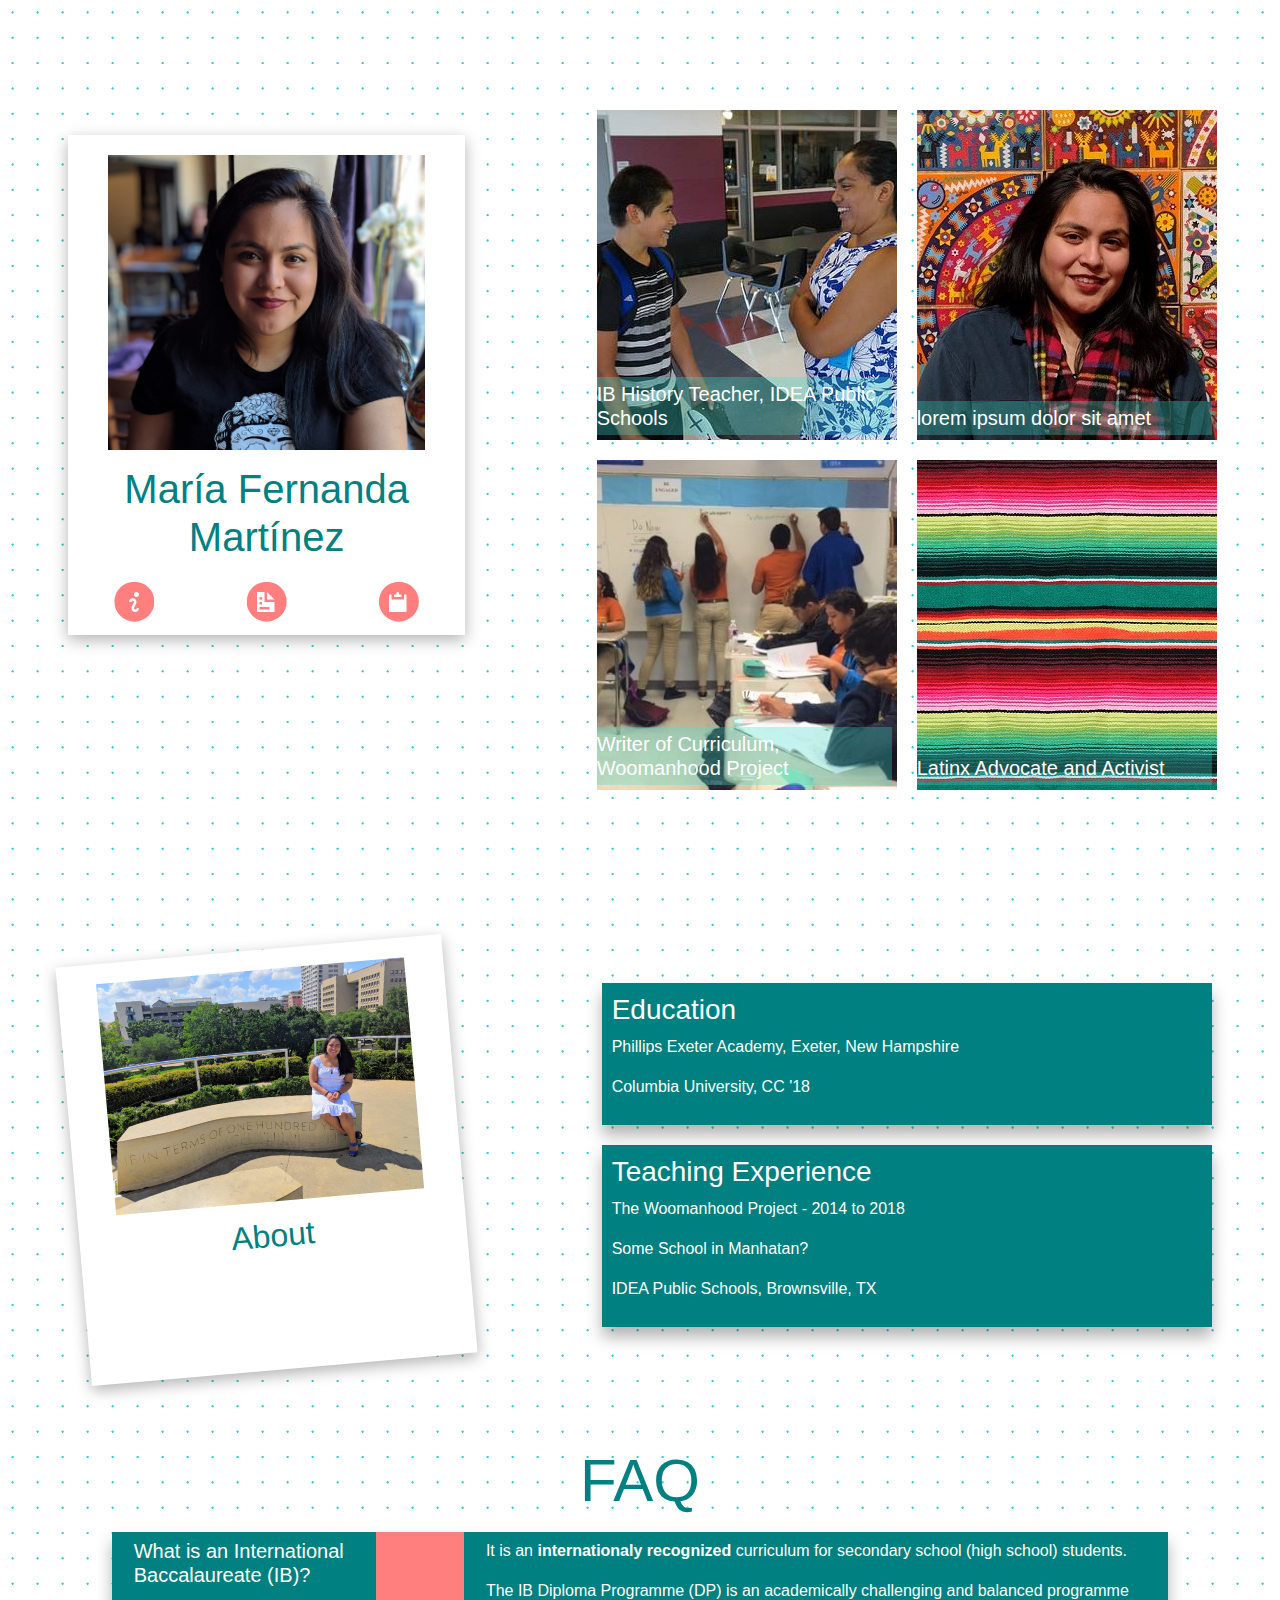
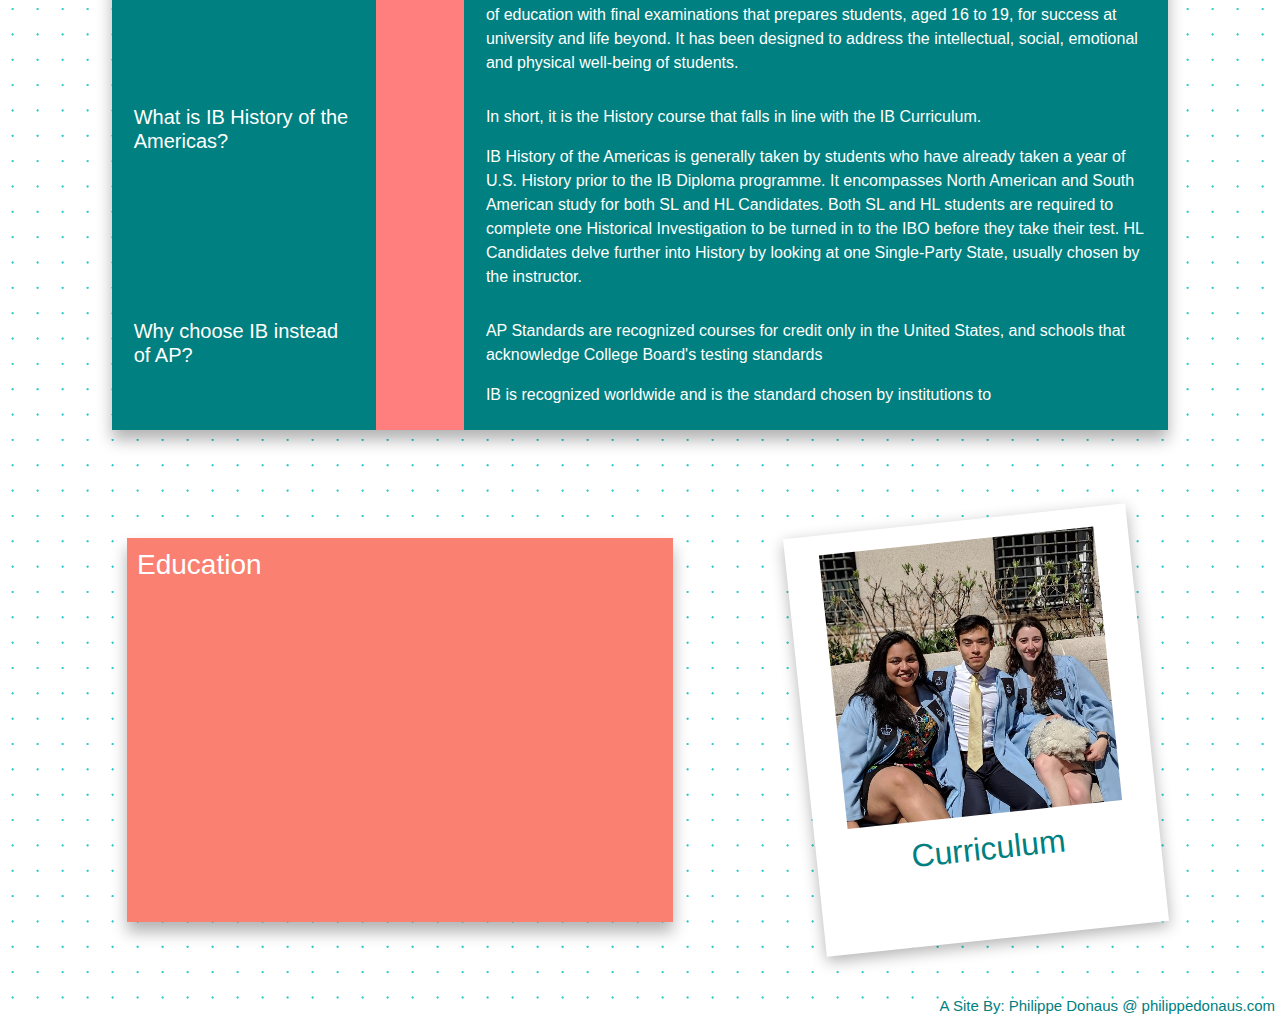
<file: index.html>
<!doctype html>
<html lang="en">
    <head>
        <!-- Required meta tags -->
        <meta charset="utf-8">
        <meta name="viewport" content="width=device-width, initial-scale=1, shrink-to-fit=no">

        <!-- Bootstrap CSS -->
        <link rel="stylesheet" href="https://maxcdn.bootstrapcdn.com/bootstrap/4.0.0/css/bootstrap.min.css" integrity="sha384-Gn5384xqQ1aoWXA+058RXPxPg6fy4IWvTNh0E263XmFcJlSAwiGgFAW/dAiS6JXm" crossorigin="anonymous">
        <style>
        </style>
        <link href="fernandastyle2.css" rel="stylesheet" type="text/css" media="all">
        <title>María Fernanda Martínez</title>
    </head>
    <body>
        <!-- Optional JavaScript -->
        <!-- jQuery first, then Popper.js, then Bootstrap JS -->
        <script src="https://code.jquery.com/jquery-3.2.1.slim.min.js" integrity="sha384-KJ3o2DKtIkvYIK3UENzmM7KCkRr/rE9/Qpg6aAZGJwFDMVNA/GpGFF93hXpG5KkN" crossorigin="anonymous"></script>
        <script src="https://cdnjs.cloudflare.com/ajax/libs/popper.js/1.12.9/umd/popper.min.js" integrity="sha384-ApNbgh9B+Y1QKtv3Rn7W3mgPxhU9K/ScQsAP7hUibX39j7fakFPskvXusvfa0b4Q" crossorigin="anonymous"></script>
        <script src="https://stackpath.bootstrapcdn.com/bootstrap/4.1.3/js/bootstrap.min.js" integrity="sha384-ChfqqxuZUCnJSK3+MXmPNIyE6ZbWh2IMqE241rYiqJxyMiZ6OW/JmZQ5stwEULTy" crossorigin="anonymous"></script>
        <div class="container-fluid">
            <div class="row">
                <div class="col-md-4 profile">
                    <div class="film-card">
                        <div class="">
                            <img class="film-card-photo" src="index_img/feyportrait.jpg" />
                            <h1>María Fernanda Martínez</h1>
                            <div class="icon-toolbar">
                                <!--Put Icons Here -->
                                <img class="icon-float" src="index_img/info.svg" data-toggle="modal" data-target="#infoModal"/>
                                <img class="icon-float" src="index_img/document.svg" style="right:1px;" data-toggle="modal" data-target="#curriculum"/>
                                <img class="icon-float" src="index_img/clipboard.svg"/>
                            </div>
                            
                        </div>
                    </div>
                </div>
                <!--- Break -->
                <div class="col-lg-6 col-md-12 boxes">
                    <div class="row photobook" >
                        <div class="col-lg-6 tile on-top">
                            <img src="index_img/feywithkid.jpg"/>
                            <h5>IB History Teacher, IDEA Public Schools</h5>
                        </div>
                        <div class="col-lg-6 tile on-top">
                            <img src="index_img/feyprint.jpg"/>
                            <h5>lorem ipsum dolor sit amet</h5>
                        </div>
                        <div class="col-lg-6 tile on-top">
                            <img src="index_img/classroom2.png"/>
                            <h5>Writer of Curriculum, Woomanhood Project</h5>
                        </div>
                        <div class="col-lg-6 tile on-top">
                            <img src="index_img/colors.jpg"/>
                            <h5>Latinx Advocate and Activist</h5>
                        </div>
                    </div>
                </div>
            </div>
        </div>
        <div class="container-fluid ">
            <div class="row">
                <div class="col-md-4 info-container">
                    <div class="film-card" style="margin:auto; transform: rotate(-5deg); height: 420px;">
                        <div>
                            <img class="film-card-photo" src="index_img/coverphoto.jpg" />
                            <h2>About</h2>
                                <!--Put Icons Here -->
                        </div>
                    </div>
                </div>
                <div class="col-md-6" style="margin:auto;">
                    <div class="text-box-large">
                        <h3>Education</h3>
                        <p>Phillips Exeter Academy, Exeter, New Hampshire</p>
                        <p>Columbia University, CC '18</p>
                    </div>
                    <div class="text-box-large">
                        <h3>Teaching Experience</h3>
                        <p>The Woomanhood Project - 2014 to 2018</p>
                        <p>Some School in Manhatan?</p>
                        <p>IDEA Public Schools, Brownsville, TX</p>
                    </div>
                </div>
            </div>
        </div>
        <div class="container-fluid">
            <div class="row">
                <div class="col-md-10 info-container">
                    <h2 style="text-align:center; font-size: 60px;">FAQ</h2>
                    <div class="book-cover row">
                        <div class="col-md-3">
                            <div class="text-area">
                                <h5>What is an International Baccalaureate (IB)?</h5>
                            </div>
                        </div>
                        <div class="col-md-1 stripe"></div>
                        <div class="col-md-8">
                            <div class="text-area">
                                <p>It is an <b>internationaly recognized</b> curriculum for secondary school (high school) students. </p>
                                <p>The IB Diploma Programme (DP) is an academically challenging and balanced programme of education with final examinations that prepares students, aged 16 to 19, for success at university and life beyond. It has been designed to address the intellectual, social, emotional and physical well-being of students.</p>

                            </div>
                        </div>
                        <div class="col-md-3">
                            <div class="text-area">
                                <h5>What is IB History of the Americas?</h5>
                            </div>
                        </div>
                        <div class="col-md-1 stripe"></div>
                        <div class="col-md-8">
                            <div class="text-area">
                                <p>In short, it is the History course that falls in line with the IB Curriculum.</p>
                                <p>IB History of the Americas is generally taken by students who have already taken a year of U.S. History prior to the IB Diploma programme. It encompasses North American and South American study for both SL and HL Candidates. Both SL and HL students are required to complete one Historical Investigation to be turned in to the IBO before they take their test. HL Candidates delve further into History by looking at one Single-Party State, usually chosen by the instructor.</p>
                            </div>
                        </div>
                        <div class="col-md-3">
                            <div class="text-area">
                                <h5>Why choose IB instead of AP?</h5>
                            </div>
                        </div>
                        <div class="col-md-1 stripe"></div>
                        <div class="col-md-8">
                            <div class="text-area">
                                <p>AP Standards are recognized courses for credit only in the United States, and schools that acknowledge College Board's testing standards</p>
                                <p>IB is recognized worldwide and is the standard chosen by institutions to </p>
                            </div>
                        </div>
                    </div>
                </div>
            </div>
        </div>
        <div class="container-fluid ">
            <div class="row" style="max-width: 90vw; margin:auto;">
                <div class="col-md-6" style="margin:auto;">
                    <div class="text-box-video">
                        <h3>Education</h3>
                        <iframe width="560" height="315" src="https://www.youtube.com/embed/leU_8vtHdtM" frameborder="0" allow="accelerometer; autoplay; encrypted-media; gyroscope; picture-in-picture" allowfullscreen marginheight="auto" marginwidth="auto"></iframe>
                    </div>
                </div>
                <div class="col-md-4 info-container">
                    <div class="film-card" style="margin:auto; transform: rotate(-6deg); height: 420px;">
                        <div>
                            <img class="film-card-photo" src="index_img/feygrad2.jpg" />
                            <h2>Curriculum</h2>
                                <!--Put Icons Here -->
                        </div>
                    </div>
                </div>
            </div>
        </div>
        <!-- Modals -->
        <div class="modal fade" id="infoModal" tabindex="-1" role="dialog" aria-labelledby="infoModal" aria-hidden="true">
            <div class="modal-dialog modal-lg modal-dialog-centered" role="document">
                <div class="business-card">
                    <h6>María Fernanda Martínez</h6>
                    <button type="button" class="close" data-dismiss="modal" aria-label="Close">
                        <span aria-hidden="true">&times;</span>
                    </button>
                    <p><i>IB HOTA Teacher, IDEA Public Schools</i></p>
                    <p href="#">info@mariafernandamartinez.com</p>
                </div>
            </div>
        </div>
        <div class="modal fade" id="curriculum" tabindex="-1" role="dialog" aria-labelledby="infoModal" aria-hidden="true">
            <div class="modal-dialog modal-lg modal-dialog-centered" role="document">
                <div class="business-card">
                    <h2 style="color:white;">IB HOTA 2018 - 2019 Curriculum</h2>
                </div>
            </div>
        </div>

        <!--End of Modals -->
    </body>
    <footer>
        <p>A Site By: Philippe Donaus @ <link href="http://philippedonaus.com"/>philippedonaus.com</p>
    </footer>
</html>
</file>
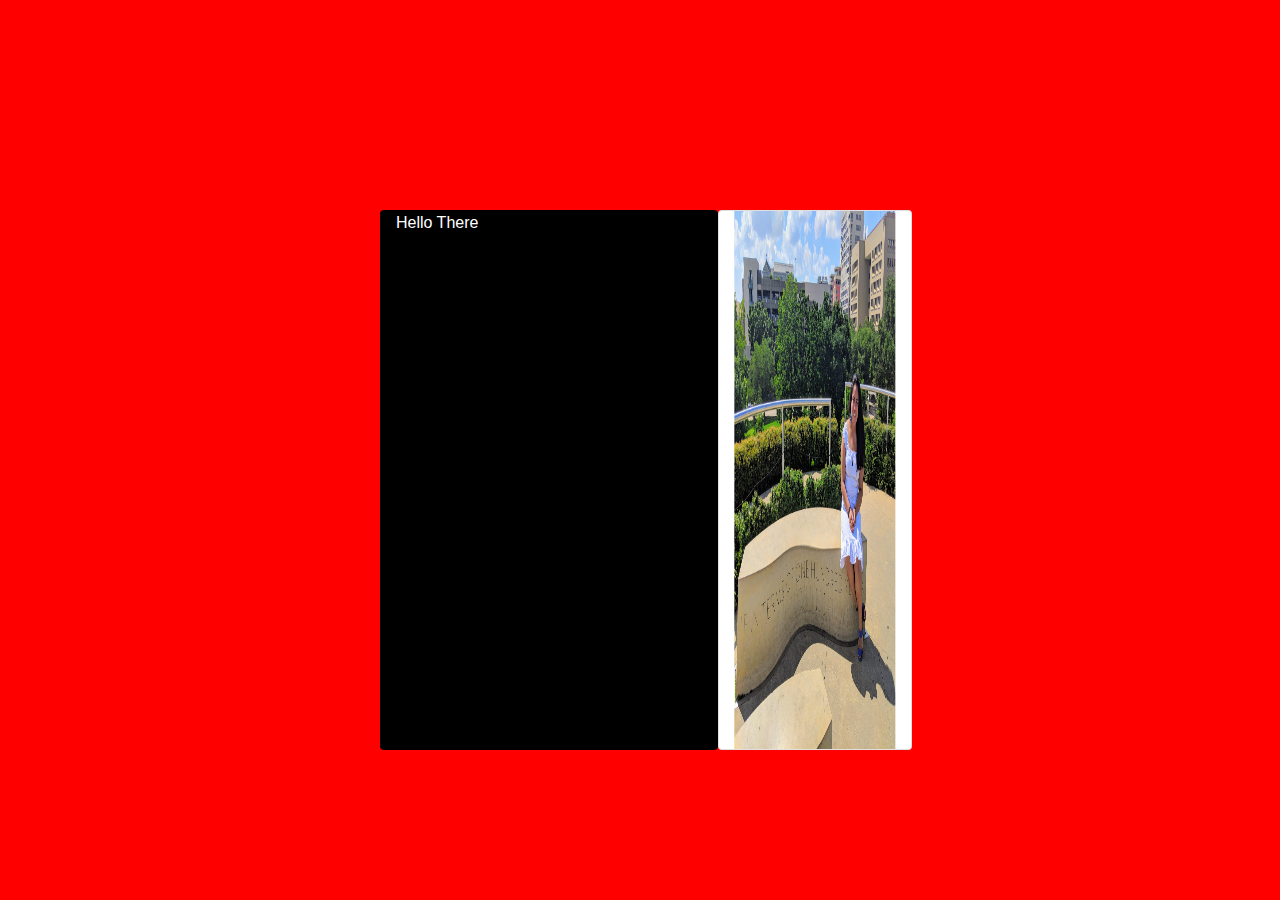
<file: homepage.html>
<!doctype html>
<html lang="en">
  <head>
    <!-- Required meta tags -->
    <meta charset="utf-8">
    <meta name="viewport" content="width=device-width, 
initial-scale=1, shrink-to-fit=no">

    <!-- Bootstrap CSS -->
    <link rel="stylesheet" 
href="https://maxcdn.bootstrapcdn.com/bootstrap/4.0.0/css/bootstrap.min.css" 
integrity="sha384-Gn5384xqQ1aoWXA+058RXPxPg6fy4IWvTNh0E263XmFcJlSAwiGgFAW/dAiS6JXm" 
crossorigin="anonymous">
    <style type="text/css">
      .container-fluid{
        height:100vh;
        overflow: hidden;
        width:100vw;
      }
      .container-fluid img {
        overflow:hidden;
        vertical-align: middle;
        max-width: 99vw;
        margin: 0;
        position: relative;
      }
      .main-page{
        vertical-align: middle;
        padding:0;
        margin: 30px;
        position: absolute;
        top: 50%;
        left: 50%;
        transform: translate(-50%, -50%);
      }
      .card{
        height:60vh;
      }
      .fit-image{
        width:100%;
        max-width:100%;
        min-height: 100%;
        margin: 0;
        position: absolute;
        top: 50%;
        left: 50%;
        transform: translate(-50%, -50%);
      }

    </style>
    <title>Maria Fernanda Martinez</title>
  </head>
  <body>

    <!-- Optional JavaScript -->
    <!-- jQuery first, then Popper.js, then Bootstrap JS 
-->
    <script src="https://code.jquery.com/jquery-3.2.1.slim.min.js" integrity="sha384-KJ3o2DKtIkvYIK3UENzmM7KCkRr/rE9/Qpg6aAZGJwFDMVNA/GpGFF93hXpG5KkN" crossorigin="anonymous"></script>
    <script src="https://cdnjs.cloudflare.com/ajax/libs/popper.js/1.12.9/umd/popper.min.js" integrity="sha384-ApNbgh9B+Y1QKtv3Rn7W3mgPxhU9K/ScQsAP7hUibX39j7fakFPskvXusvfa0b4Q" crossorigin="anonymous"></script>
    <script src="https://maxcdn.bootstrapcdn.com/bootstrap/4.0.0/js/bootstrap.min.js" integrity="sha384-JZR6Spejh4U02d8jOt6vLEHfe/JQGiRRSQQxSfFWpi1MquVdAyjUar5+76PVCmYl" crossorigin="anonymous"></script>

  <div class="container-fluid" style="background-color: red;">
    <div class="row main-page">
      <div class="col-sm-7 card"style="color:white;background-color: black;">
        Hello There
      </div>
      <div class="col-sm-4 card" style="color:black;">
        <img src="index_img/coverphoto.jpg" class="fit-image">
    </div>
  </div>

  </body>
</html>
</file>
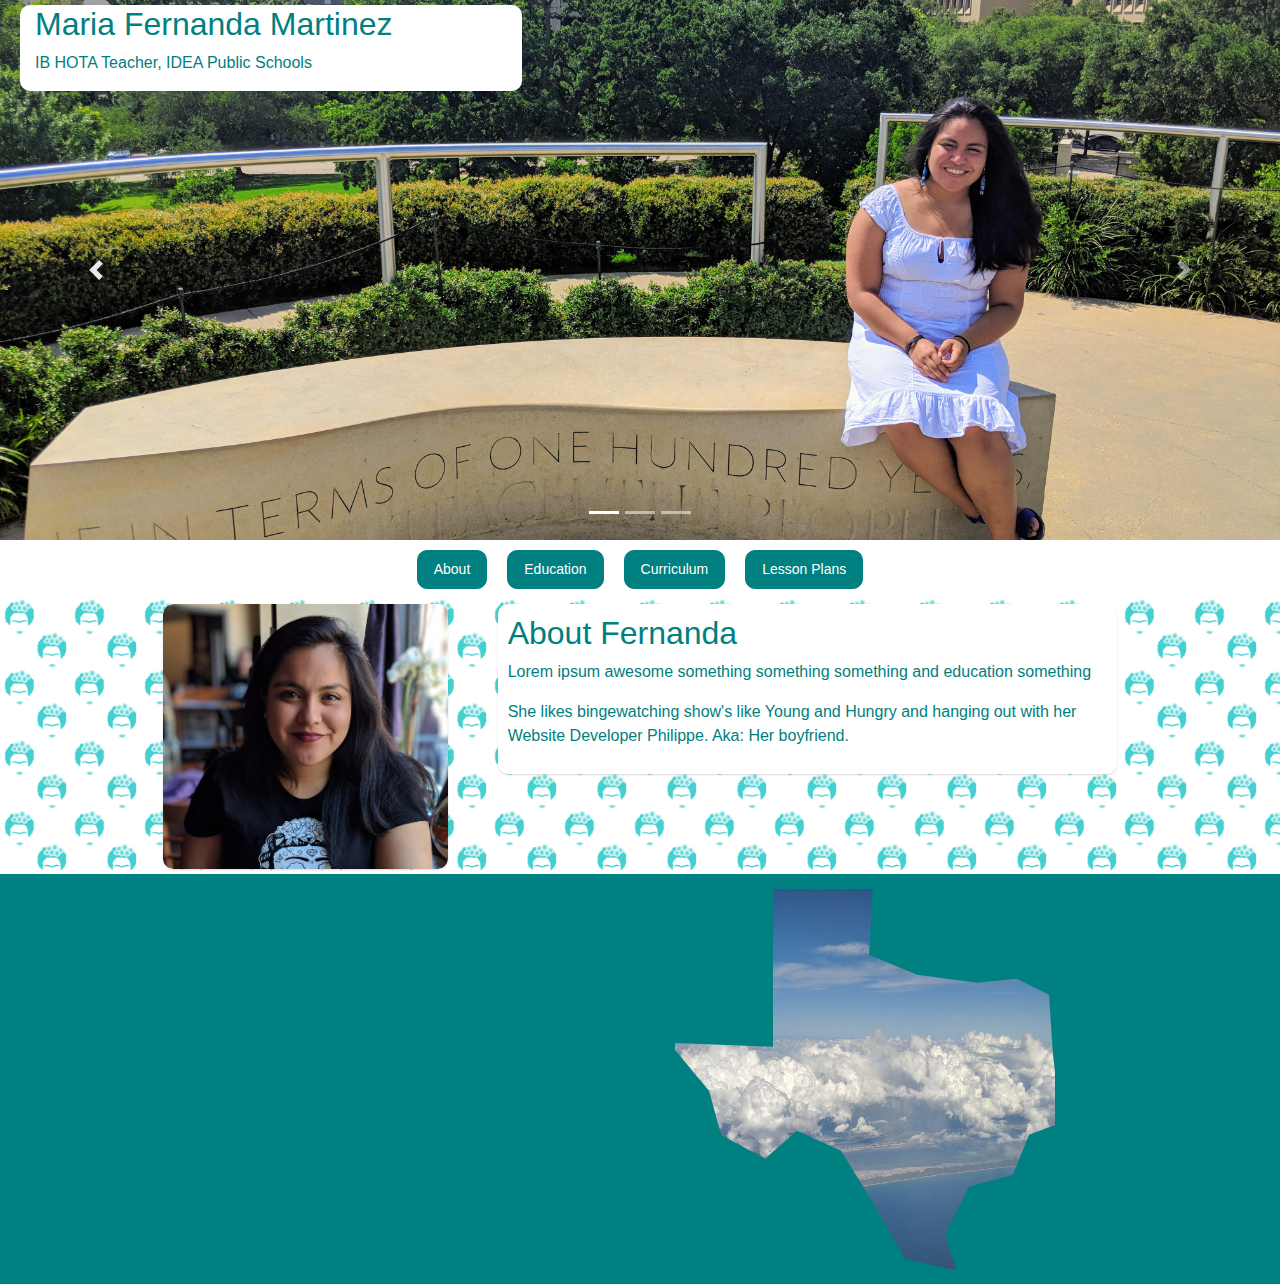
<file: index_v1.html>
<!doctype html>
<html lang="en">
  <head>
    <!-- Required meta tags -->
    <meta charset="utf-8">
    <meta name="viewport" content="width=device-width, initial-scale=1, shrink-to-fit=no">

    <!-- Bootstrap CSS -->
    <link rel="stylesheet" href="https://maxcdn.bootstrapcdn.com/bootstrap/4.0.0/css/bootstrap.min.css" integrity="sha384-Gn5384xqQ1aoWXA+058RXPxPg6fy4IWvTNh0E263XmFcJlSAwiGgFAW/dAiS6JXm" crossorigin="anonymous">
    <style>
    </style>
    <link href="fernandastyle.css" rel="stylesheet" type="text/css" media="all">
    <title>Maria Fernanda Martinez</title>
  </head>
  <body>
    <!-- Optional JavaScript -->
    <!-- jQuery first, then Popper.js, then Bootstrap JS -->
    <script src="https://code.jquery.com/jquery-3.2.1.slim.min.js" integrity="sha384-KJ3o2DKtIkvYIK3UENzmM7KCkRr/rE9/Qpg6aAZGJwFDMVNA/GpGFF93hXpG5KkN" crossorigin="anonymous"></script>
    <script src="https://cdnjs.cloudflare.com/ajax/libs/popper.js/1.12.9/umd/popper.min.js" integrity="sha384-ApNbgh9B+Y1QKtv3Rn7W3mgPxhU9K/ScQsAP7hUibX39j7fakFPskvXusvfa0b4Q" crossorigin="anonymous"></script>
    <script src="https://stackpath.bootstrapcdn.com/bootstrap/4.1.3/js/bootstrap.min.js" integrity="sha384-ChfqqxuZUCnJSK3+MXmPNIyE6ZbWh2IMqE241rYiqJxyMiZ6OW/JmZQ5stwEULTy" crossorigin="anonymous"></script>

    <a name="FeaturedStuff"></a>
    <div class="container-fluid">  
      <div id="carouselExampleIndicators" class="carousel slide" data-ride="carousel" data-interval="false">
        <ol class="carousel-indicators">
          <li data-target="#carouselExampleIndicators" data-slide-to="0" class="active"></li>
          <li data-target="#carouselExampleIndicators" data-slide-to="1"></li>
          <li data-target="#carouselExampleIndicators" data-slide-to="2"></li>
        </ol>
        <div class="carousel-inner featured">
          <div class="carousel-item active">
            <div class="row on-glass">
              <div class="col-6 my-cards">
                <h2>Maria Fernanda Martinez</h2>
                <p>IB HOTA Teacher, IDEA Public Schools</h3>
              </div>
            </div>
            <img class="fill-in"  src="index_img/coverphoto.jpg" alt="First slide" style="transform: translate(0%,-20%)">
          </div>
          <div class="carousel-item">
            <div class="row on-glass">
              <div class="col-6 my-cards">
                <h2>Maria Fernanda Martinez</h2>
                <p>IB HOTA Teacher, IDEA Public Schools</p>
              </div>
            </div>
            <img class="fill-in" src="index_img/feywithkid.jpg" alt="Second slide" style="transform: translate(0%,-20%)">
          </div>
        </div>
        <a class="carousel-control-prev" href="#carouselExampleIndicators" role="button" data-slide="prev">
          <span class="carousel-control-prev-icon" aria-hidden="true"></span>
          <span class="sr-only">Previous</span>
        </a>
        <a class="carousel-control-next" href="#carouselExampleIndicators" role="button" data-slide="next">
          <span class="carousel-control-next-icon" aria-hidden="true"></span>
          <span class="sr-only">Next</span>
        </a>
      </div>
    </div>
    <div>
      <ul class="nav justify-content-center">
        <li class="nav-item">
          <a class="nav-link active" href="#">About</a>
        </li>
        <li class="nav-item">
          <a class="nav-link" href="#">Education</a>
        </li>
        <li class="nav-item">
          <a class="nav-link" href="#">Curriculum</a>
        </li>
        <li class="nav-item">
          <a class="nav-link " href="#">Lesson Plans</a>
        </li>
      </ul>
    </div>
    <div class="container-fluid" style="background-image: url(index_img/fridahead2.png); background-size:70px;">
      <div class="row">
        <div class="col-md-4">
          <div class="my-cards">
            <img class="fill-in" src="index_img/feyportrait.jpg" alt="Profile Picture">
          </div>
        </div>
        <div class="col-md-8">
          <div class="my-cards textbox">
            <h2>About Fernanda</h2>
            <p> Lorem ipsum awesome something something something and education something</p>
            <p> She likes bingewatching show's like Young and Hungry and hanging out with her Website Developer Philippe. Aka: Her boyfriend.</p>
          </div>
        </div>
      </div>
    </div>
    <div class="container-fluid" style="background-color: teal;">
      <div class="row">
        <div class="col-sm-6"></div>
        <div class="col-sm-6">
          <img class="texas" src="index_img/texascoast.jpg" alt="Texas Coastline" style="padding: 10px; height: 400px; width:400px"/>
        </div>
      </div>
    </div>
  </body>
</html>
</file>
<file: fernandastyle2.css>
body {
	background-image: url(index_img/bluedotprint.png);
	background-size: 25px;
}

.book-cover{
	margin-top:10px;
	margin-bottom:20px;
	color: white;
	background-color: teal;
	box-shadow: 0 10px 15px rgba(0,0,0,0.3);
	z-index: -1;
}

.boxes {
	margin:auto;
	height:100%;
	width:100%;
}

.business-card {
	background-color: teal;
	color:white;
	width:80vw;
  	height: 40vw;
  	margin-left:auto;
  	margin-right:auto;
  	padding:2vw;
}

.container-fluid {
	margin-bottom:30px;
}

.film-card {
	height:500px;
	min-width:320px;
	max-width:400px;
	background-color:white;
	margin-top:15vh;
	margin-left:auto;
	margin-right:auto;
	margin-bottom:auto;
	box-shadow: 0 5px 15px rgba(0,0,0,0.3);
	z-index: 10;
}

.film-card-photo {
	width:80%;
	max-height: 100%;
	display:block;
	margin:auto;
	padding-top:20px;
	padding-bottom:10px;
}

.film-card h1, h2 {

	text-align:center;
	color:teal;
	position:relative;
	padding:5px;
}

footer{
	height:15px;
	align-content:right;
	color:teal;
	padding:5px;
	text-align:right;
	font-size: 15px
}

.icon-float {
	padding: 10px;
	margin:auto;
	clip-path: circle(50% at 50% 50%);
	background-color: teal;
	box-shadow: 0 5px 5px rgba(0,0,0,0.3);
	width:40px;
	height:40px;
	filter:invert(100%);
}

.icon-float::after{
	box-shadow: 0 5px 15px rgba(0,0,0,0.3);
	transition: opacity 0.3s ease-in-out;
}

.icon-float:hover{
	transition: .5s ease;
	transform: scale(1.25,1.25);
	transform: rotate(360deg);
}

.icon-toolbar {
	display:flex;
	margin:auto;
	height:60px;
	padding-top:5px;
	padding-bottom:10px;
}

.info-container {
	margin:auto;
	padding:20px;
}

.on-top {
    position: relative;
    text-align: left;
    color: white;
}

.on-top h5 {
	background-color: rgba(64,224,208,0.3);
	width:100%;
	padding:0;
	margin:0;

}

.pop {
	position:absolute;
	top:50%;
	right: 20%;
}

.pop img{
	
	width:300px;
	z-index: 0;
	transform: rotate(-30deg);
}

.popper{
	overflow:hidden;
}

.popper .pop{
	visibility: hidden;
}

.popper:hover .shrinker{
	transform: scale(0.7);
}

.popper:hover .pop{
	visibility: visible;
	transition: .75s ease;
	transform: translateX(200px) rotate(60deg);
	z-index:-1;
}

.popper:hover::after .pop{
	transition:.75 ease;
	opacity: 0;
}


.profile {
	margin:auto;
	width:100%;
	height:100vh;
	min-width:390px;
}

.photobook {
	background-color: transparent;
	height:100%;
}

.stripe {
	background-color:teal;
	min-height:10px;
	filter:invert(100%);
}

.text-box-large {
	margin-top:10px;
	margin-bottom:20px;
	color: white;
	background-color: teal;
	padding: 10px;
	box-shadow: 0 10px 15px rgba(0,0,0,0.3);
	z-index: -1;
}

.text-box-video {
	color: white;
	background-color: salmon;
	padding: 10px;
	box-shadow: 0 10px 15px rgba(0,0,0,0.3);
	align-content:center;
	z-index: -1;
}

.text-box-video iframe {
	margin-left:auto;
	margin-right:auto;
	padding-left:50px;
}

.text-area {
	padding:7px;
	margin:auto;
	overflow: wrap;
	text-overflow: wrap;
}

.tile {
	
	border: solid;
	border-color:transparent;
	border-width: 10px;
	height: 350px;
	max-width:400px;
	display: flex;
    justify-content: center;
    align-items: center;
    overflow: hidden;
    margin:auto;
    
}

.tile img {
	background-color: rgba(64,224,208,0);
	display:grid;
	flex-shrink: 0;
    min-width: 100%;
    min-height: 100%;
	overflow:hidden;

}

.tile:hover{
	background-color: rgba(64,224,208,0);
	transition: .5s ease;
	transform: scale(1.05,1.05);
    filter: grayscale(30%);
    z-index:2;
}

.tile::after {
	background-color: rgba(64,224,208,0);
	box-shadow: 0 10px 15px rgba(0,0,0,0.3);
	transition: opacity 0.3s ease-in-out;
}

.tile:hover::after{
	background-color: rgba(64,224,208,0);
	opacity:0;
}

.tile h5 {
	position:absolute;
	bottom: 5px;
	right:5px;
	z-index:4;
	padding:5px;
}
</file>
<file: fernandastyle.css>
.container-fluid {
	padding: 0px 0px;
	width:100vw;
}

.featured {
	max-height: 60vh;
	background-color: teal;
	color:white;
	overflow:hidden;
}

.fill-in {

	position: relative;
	width:100%;
    max-height:200%;
    vertical-align: middle;
}

.on-glass {
	position:absolute;
    margin-left: auto;
    margin-right: auto;
    z-index: 2;
    max-height: 100%; 
    width:100%;
    border:none; 
    border-radius: 0%;
}

.nav-link {
	color:white;
	font-size: 14px;
}
.nav-item {
	background-color:teal;
	border-color: teal;
    border-radius: 10px;
    border-style: solid;
    border-width: 1px;
    margin: 10px;
    color:white;
	font-size: 14px;
}


.nav-item:hover {
	background-color: white;
}

.nav-link:hover{
	color:teal;
}

.my-cards {
	background-color: white;
	color:teal;
	overflow:hidden;
	margin:5px;
	border-radius: 10px;
	margin-left:10px;
	margin-right:10px;
	box-shadow: 0 1px 2px rgba(0,0,0,0.15);
  	transition: all 0.3s ease-in-out;
  	
}


.my-cards::after{
	overflow:hidden;
	margin:5px;
	border-radius: 10px;
	margin-left:10px;
	margin-right:10px;
	z-index:2;
	width:100%;
	height:100%;
	box-shadow: 0 5px 15px rgba(0,0,0,0.3);
	transition: opacity 0.3s ease-in-out;
}


.my-cards:hover{
	transform: scale(1.05,1.05);
}

.my-cards:hover::after{
	opacity: 0;
}

.row {
	padding: 0px 10px;
	margin:auto;
	max-width:80vw;
	border-width:1px;
	border-color:teal;

}



.my-cards img {
	padding: 0px;
	border-radius: 10px;
	text-overflow: wrap;
}

.bit-moji {
	position:absolute;
	z-index: 2;
	size:auto;
	height: 200px;
	bottom:0px;
	right:0px;
}

.textbox {
	padding: 10px;
}

.textbox h2 {
	text-decoration-style: bold;
}

.texas {
	clip-path: polygon(27% 1%, 52% 1%, 51% 19%, 63% 24%, 78% 26%, 88% 25%, 96% 29%, 97% 44%, 99% 61%, 91% 64%, 87% 74%, 76% 77%, 70% 89%, 73% 98%, 60% 95%, 52% 81%, 44% 68%, 33% 63%, 25% 70%, 14% 64%, 11% 53%, 1% 41%, 27% 42%);
	margin:5px;
	border-radius: 10px;
	margin-left:10px;
	margin-right:10px;
	box-shadow: 0 1px 2px rgba(0,0,0,0.15);
  	transition: all 0.3s ease-in-out;
  }

.texas::after{
	clip-path: polygon(27% 1%, 52% 1%, 51% 19%, 63% 24%, 78% 26%, 88% 25%, 96% 29%, 97% 44%, 99% 61%, 91% 64%, 87% 74%, 76% 77%, 70% 89%, 73% 98%, 60% 95%, 52% 81%, 44% 68%, 33% 63%, 25% 70%, 14% 64%, 11% 53%, 1% 41%, 27% 42%);
	margin:5px;
	border-radius: 10px;
	margin-left:10px;
	margin-right:10px;
	z-index:2;
	width:100%;
	height:100%;
	box-shadow: 0 5px 15px rgba(0,0,0,0.3);
	transition: opacity 0.3s ease-in-out;
}

.texas:hover{
	transform: scale(1.05,1.05);
}

.texas:hover::after{
	opacity: 0;
}
</file>
